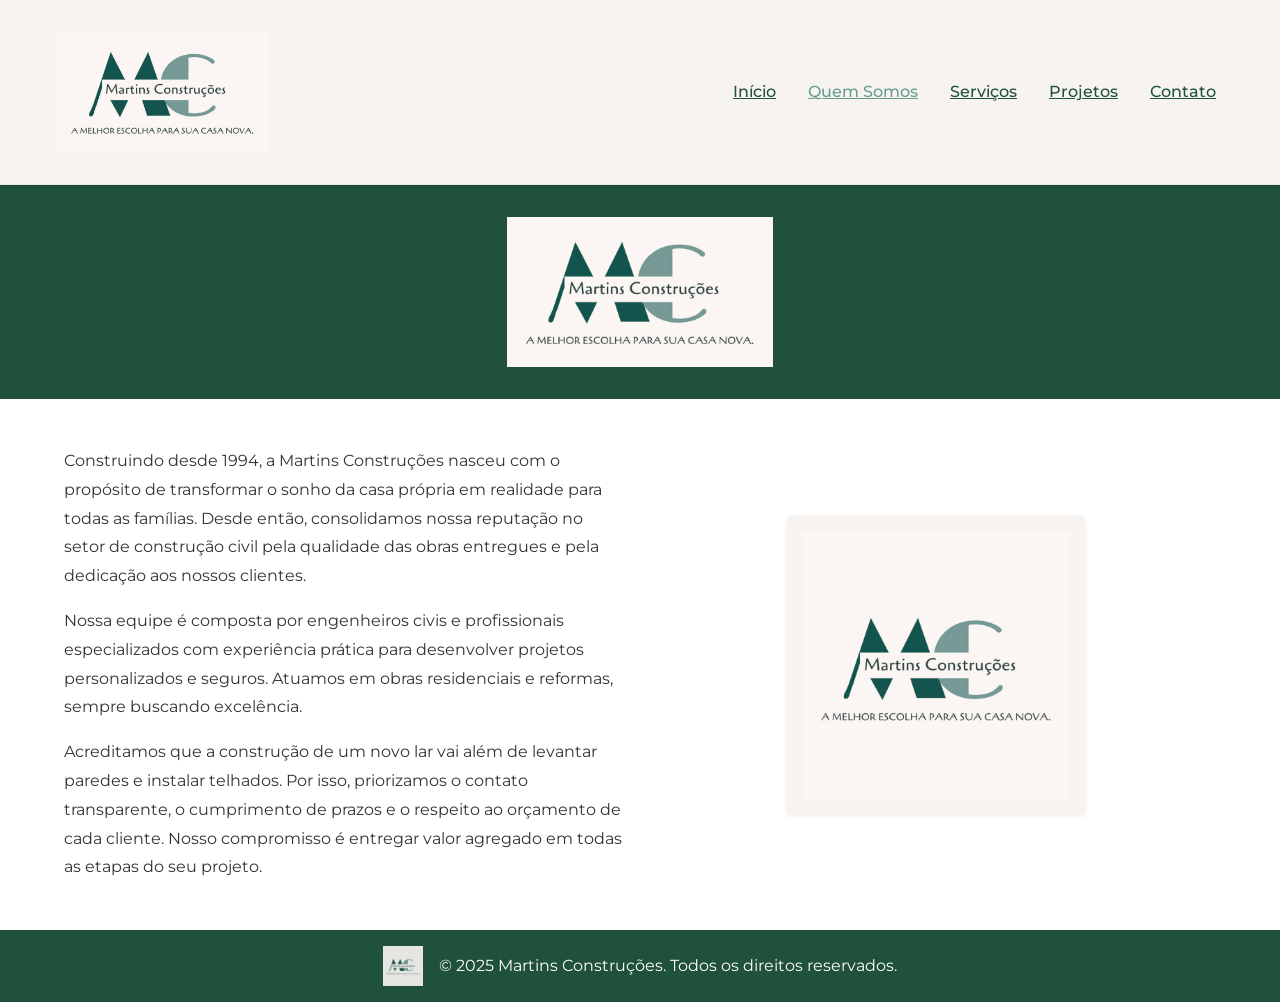
<file: about.html>
<!DOCTYPE html>
<html lang="pt-BR">
  <head>
    <meta charset="UTF-8" />
    <meta name="viewport" content="width=device-width, initial-scale=1.0" />
    <title>Martins Construções • Quem Somos</title>
    <link
      href="https://fonts.googleapis.com/css2?family=Montserrat:wght@300;400;600&display=swap"
      rel="stylesheet"
    />
    <link rel="stylesheet" href="assets/css/styles.css" />
    <!-- Font Awesome for icons (used across pages) -->
    <link
      rel="stylesheet"
      href="https://cdnjs.cloudflare.com/ajax/libs/font-awesome/6.4.0/css/all.min.css"
    />
  </head>
  <body>
    <header>
      <div class="nav-container">
        <div class="logo">
          <img src="assets/images/logo_martinsconstrucoes.jpg" alt="Martins Construções logo" class="logo-img" />
        </div>
        <nav>
          <div class="menu-toggle">
            <span></span>
            <span></span>
            <span></span>
          </div>
          <ul>
            <li><a href="index.html">Início</a></li>
            <li><a href="about.html">Quem Somos</a></li>
            <li><a href="services.html">Serviços</a></li>
            <li><a href="projects.html">Projetos</a></li>
            <li><a href="contact.html">Contato</a></li>
          </ul>
        </nav>
      </div>
    </header>
    <main>
      <section class="page-header">
        <div class="container">
          <img src="assets/images/logo_martinsconstrucoes.jpg" alt="Martins Construções logo" class="header-logo" />
        </div>
      </section>
      <section class="about-section">
        <div class="container about-content">
          <div class="about-text">
            <p>Construindo desde 1994, a Martins Construções nasceu com o propósito de transformar o sonho da casa própria em realidade para todas as famílias. Desde então, consolidamos nossa reputação no setor de construção civil pela qualidade das obras entregues e pela dedicação aos nossos clientes.</p>
            <p>Nossa equipe é composta por engenheiros civis e profissionais especializados com experiência prática para desenvolver projetos personalizados e seguros. Atuamos em obras residenciais e reformas, sempre buscando excelência.</p>
            <p>Acreditamos que a construção de um novo lar vai além de levantar paredes e instalar telhados. Por isso, priorizamos o contato transparente, o cumprimento de prazos e o respeito ao orçamento de cada cliente. Nosso compromisso é entregar valor agregado em todas as etapas do seu projeto.</p>
          </div>
          <div class="about-image">
            <img src="assets/images/logo-martins.jpg" alt="Logo Martins Construções" class="logo-about" />
          </div>
        </div>
      </section>
    </main>
    <footer>
      <div class="container footer-content">
        <img src="assets/images/logo-martins.jpg" alt="Logo Martins Construções" class="logo-footer" />
        <p>&copy; 2025 Martins Construções. Todos os direitos reservados.</p>
      </div>
    </footer>

    <script src="assets/js/script.js"></script>
  </body>
</html>
</file>
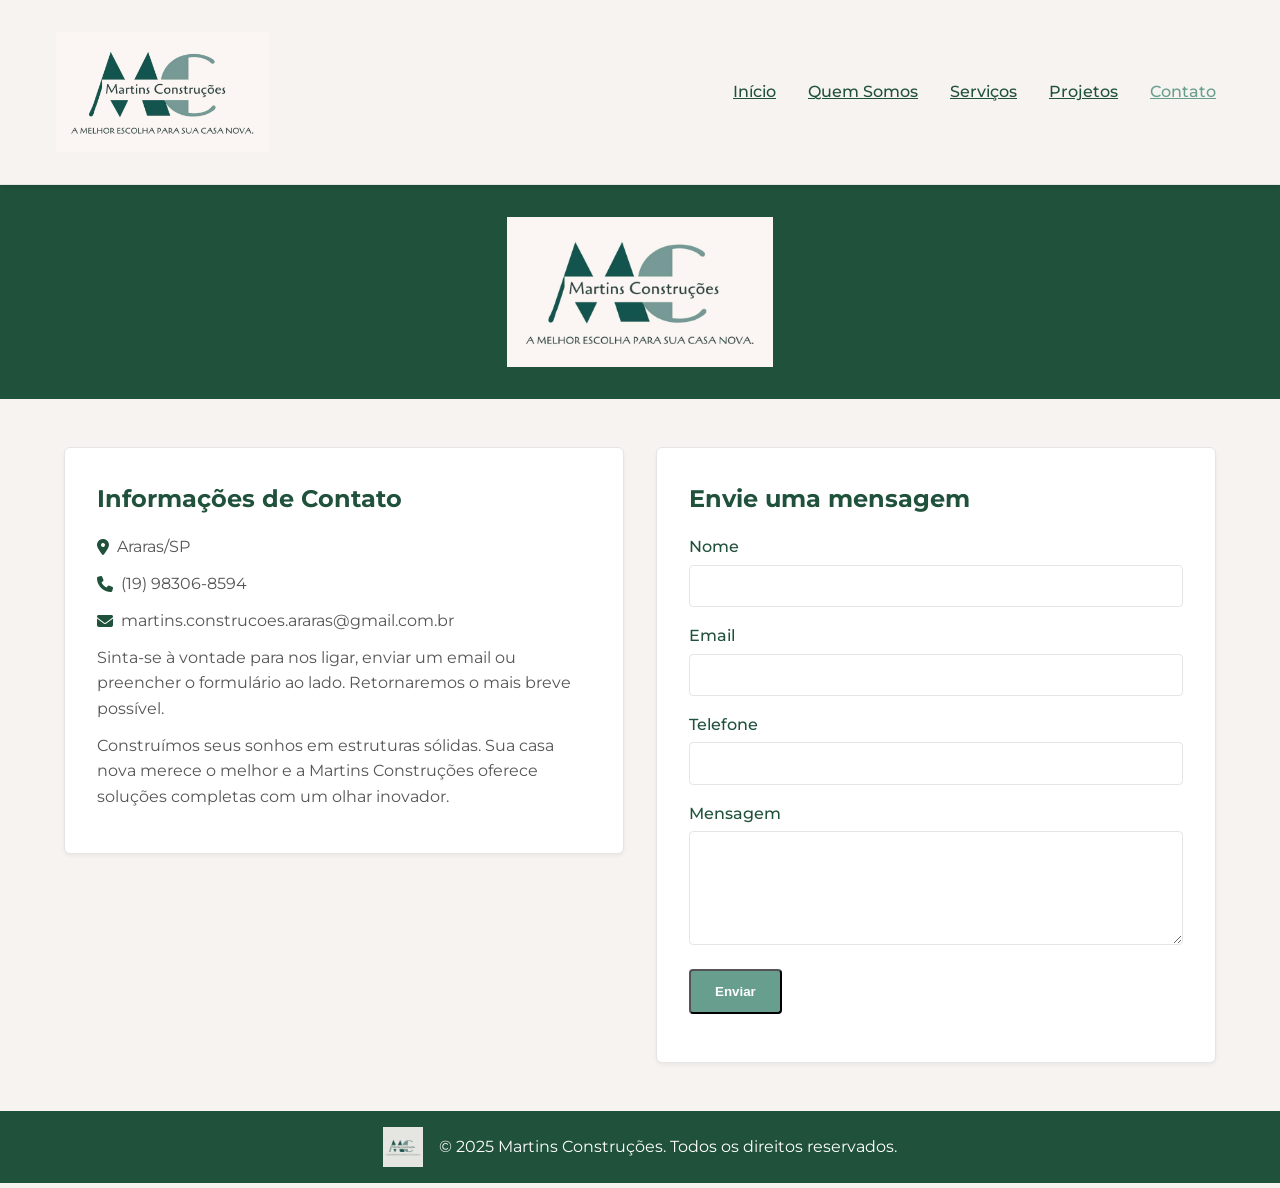
<file: contact.html>
<!DOCTYPE html>
<html lang="pt-BR">
  <head>
    <meta charset="UTF-8" />
    <meta name="viewport" content="width=device-width, initial-scale=1.0" />
    <title>Martins Construções • Contato</title>
    <link
      href="https://fonts.googleapis.com/css2?family=Montserrat:wght@300;400;600&display=swap"
      rel="stylesheet"
    />
    <link rel="stylesheet" href="assets/css/styles.css" />
    <!-- Font Awesome for icons -->
    <link
      rel="stylesheet"
      href="https://cdnjs.cloudflare.com/ajax/libs/font-awesome/6.4.0/css/all.min.css"
    />
  </head>
  <body>
    <header>
      <div class="nav-container">
        <div class="logo">
          <img src="assets/images/logo_martinsconstrucoes.jpg" alt="Martins Construções logo" class="logo-img" />
        </div>
        <nav>
          <div class="menu-toggle">
            <span></span>
            <span></span>
            <span></span>
          </div>
          <ul>
            <li><a href="index.html">Início</a></li>
            <li><a href="about.html">Quem Somos</a></li>
            <li><a href="services.html">Serviços</a></li>
            <li><a href="projects.html">Projetos</a></li>
            <li><a href="contact.html">Contato</a></li>
          </ul>
        </nav>
      </div>
    </header>
    <main>
      <section class="page-header">
        <div class="container">
          <img src="assets/images/logo_martinsconstrucoes.jpg" alt="Martins Construções logo" class="header-logo" />
        </div>
      </section>
      <section class="contact-section">
        <div class="container contact-content">
          <div class="contact-info">
            <h2>Informações de Contato</h2>
            <p class="contact-item">
              <i class="fas fa-map-marker-alt"></i> Araras/SP
            </p>
            <p class="contact-item">
              <i class="fas fa-phone"></i> (19) 98306-8594
            </p>
            <p class="contact-item">
              <i class="fas fa-envelope"></i> martins.construcoes.araras@gmail.com.br
            </p>
            <p>Sinta-se à vontade para nos ligar, enviar um email ou preencher o formulário ao lado. Retornaremos o mais breve possível.</p>
            <p>Construímos seus sonhos em estruturas sólidas. Sua casa nova merece o melhor e a Martins Construções oferece soluções completas com um olhar inovador.</p>
          </div>
          <div class="contact-form">
            <h2>Envie uma mensagem</h2>
            <form id="contactForm" action="" method="post">
              <div class="form-group">
                <label for="nome">Nome</label>
                <input type="text" id="nome" name="nome" required />
              </div>
              <div class="form-group">
                <label for="email">Email</label>
                <input type="email" id="email" name="email" required />
              </div>
              <div class="form-group">
                <label for="telefone">Telefone</label>
                <input type="tel" id="telefone" name="telefone" />
              </div>
              <div class="form-group">
                <label for="mensagem">Mensagem</label>
                <textarea id="mensagem" name="mensagem" rows="5" required></textarea>
              </div>
              <button type="submit" class="btn primary-btn">Enviar</button>
            </form>
            <div id="formResult" class="form-result"></div>
          </div>
        </div>
      </section>
    </main>
    <footer>
      <div class="container footer-content">
        <img src="assets/images/logo-martins.jpg" alt="Logo Martins Construções" class="logo-footer" />
        <p>&copy; 2025 Martins Construções. Todos os direitos reservados.</p>
      </div>
    </footer>

    <script src="assets/js/script.js"></script>
  </body>
</html>
</file>
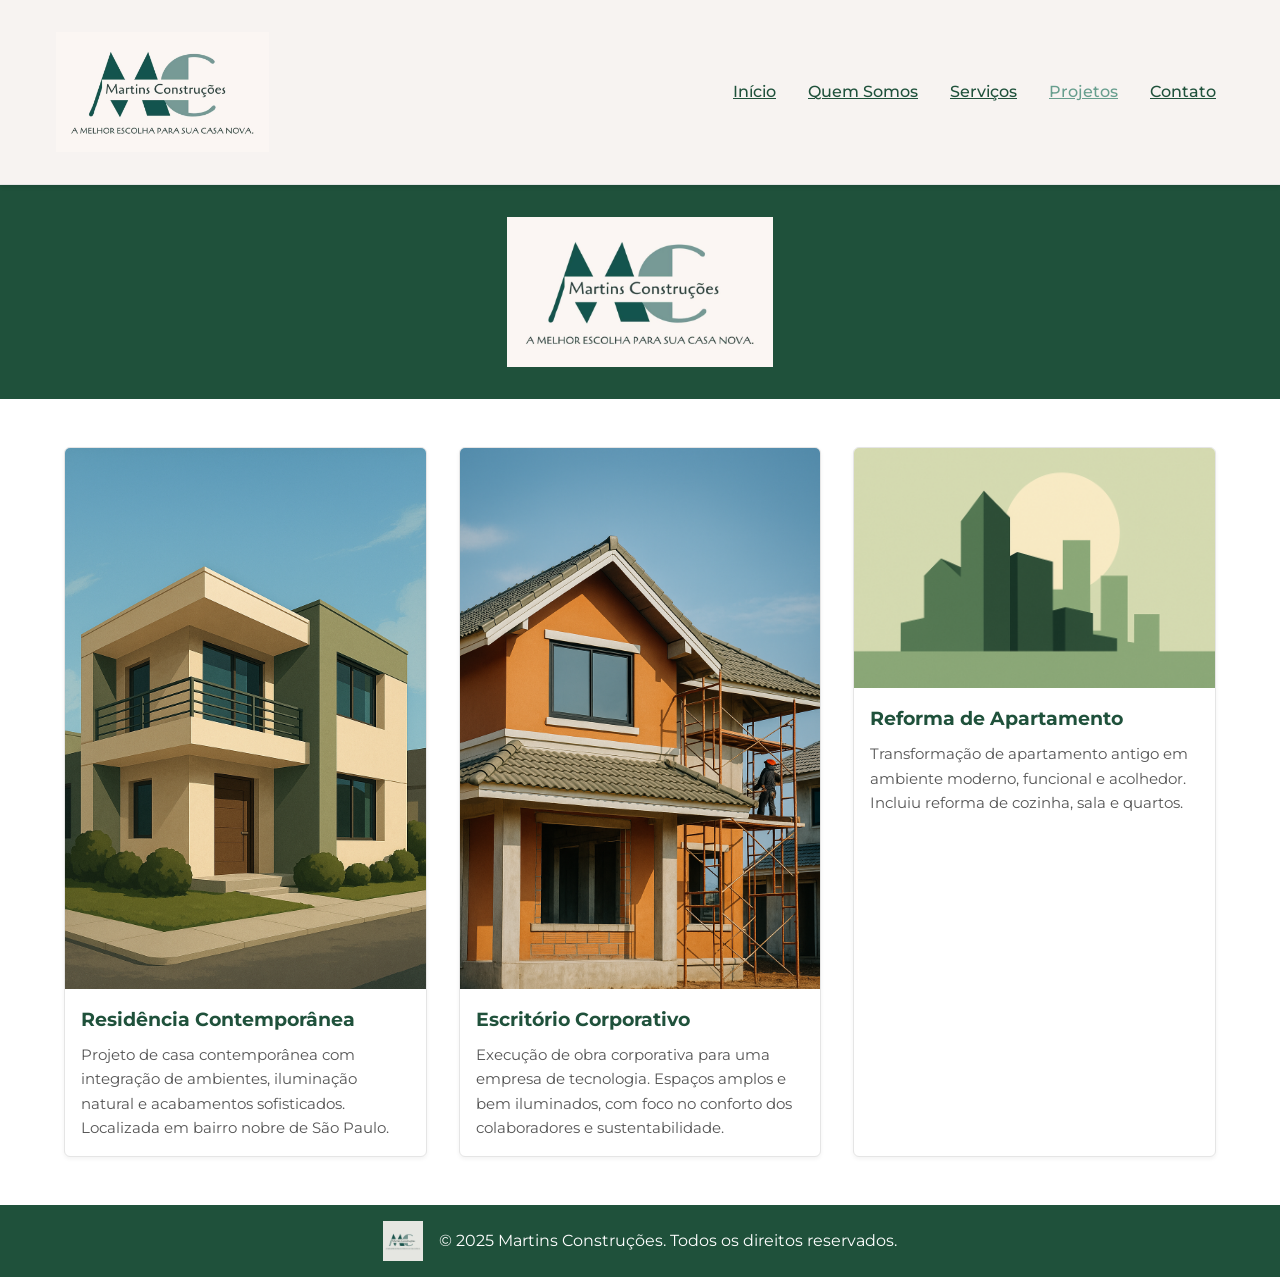
<file: projects.html>
<!DOCTYPE html>
<html lang="pt-BR">
  <head>
    <meta charset="UTF-8" />
    <meta name="viewport" content="width=device-width, initial-scale=1.0" />
    <title>Martins Construções • Projetos</title>
    <link
      href="https://fonts.googleapis.com/css2?family=Montserrat:wght@300;400;600&display=swap"
      rel="stylesheet"
    />
    <link rel="stylesheet" href="assets/css/styles.css" />
    <!-- Font Awesome for icons (in case needed) -->
    <link
      rel="stylesheet"
      href="https://cdnjs.cloudflare.com/ajax/libs/font-awesome/6.4.0/css/all.min.css"
    />
  </head>
  <body>
    <header>
      <div class="nav-container">
        <div class="logo">
          <img src="assets/images/logo_martinsconstrucoes.jpg" alt="Martins Construções logo" class="logo-img" />
        </div>
        <nav>
          <div class="menu-toggle">
            <span></span>
            <span></span>
            <span></span>
          </div>
          <ul>
            <li><a href="index.html">Início</a></li>
            <li><a href="about.html">Quem Somos</a></li>
            <li><a href="services.html">Serviços</a></li>
            <li><a href="projects.html">Projetos</a></li>
            <li><a href="contact.html">Contato</a></li>
          </ul>
        </nav>
      </div>
    </header>
    <main>
      <section class="page-header">
        <div class="container">
          <img src="assets/images/logo_martinsconstrucoes.jpg" alt="Martins Construções logo" class="header-logo" />
        </div>
      </section>
      <section class="project-gallery">
        <div class="container gallery-grid">
          <!-- Project 1 -->
          <div class="project-card">
            <img
              src="assets/images/project1.png"
              alt="Residência contemporânea"
            />
            <div class="project-info">
              <h3>Residência Contemporânea</h3>
              <p>
                Projeto de casa contemporânea com integração de ambientes,
                iluminação natural e acabamentos sofisticados. Localizada em
                bairro nobre de São Paulo.
              </p>
            </div>
          </div>
          <!-- Project 2 -->
          <div class="project-card">
            <img
              src="assets/images/project2.png"
              alt="Escritório corporativo em construção"
            />
            <div class="project-info">
              <h3>Escritório Corporativo</h3>
              <p>
                Execução de obra corporativa para uma empresa de tecnologia.
                Espaços amplos e bem iluminados, com foco no conforto dos
                colaboradores e sustentabilidade.
              </p>
            </div>
          </div>
          <!-- Project 3 -->
          <div class="project-card">
            <img
              src="assets/images/project3.jpg"
              alt="Reforma de apartamento"
            />
            <div class="project-info">
              <h3>Reforma de Apartamento</h3>
              <p>
                Transformação de apartamento antigo em ambiente moderno,
                funcional e acolhedor. Incluiu reforma de cozinha, sala e
                quartos.
              </p>
            </div>
          </div>
        </div>
      </section>
    </main>
    <footer>
      <div class="container footer-content">
        <img src="assets/images/logo-martins.jpg" alt="Logo Martins Construções" class="logo-footer" />
        <p>&copy; 2025 Martins Construções. Todos os direitos reservados.</p>
      </div>
    </footer>

    <script src="assets/js/script.js"></script>
  </body>
</html>
</file>
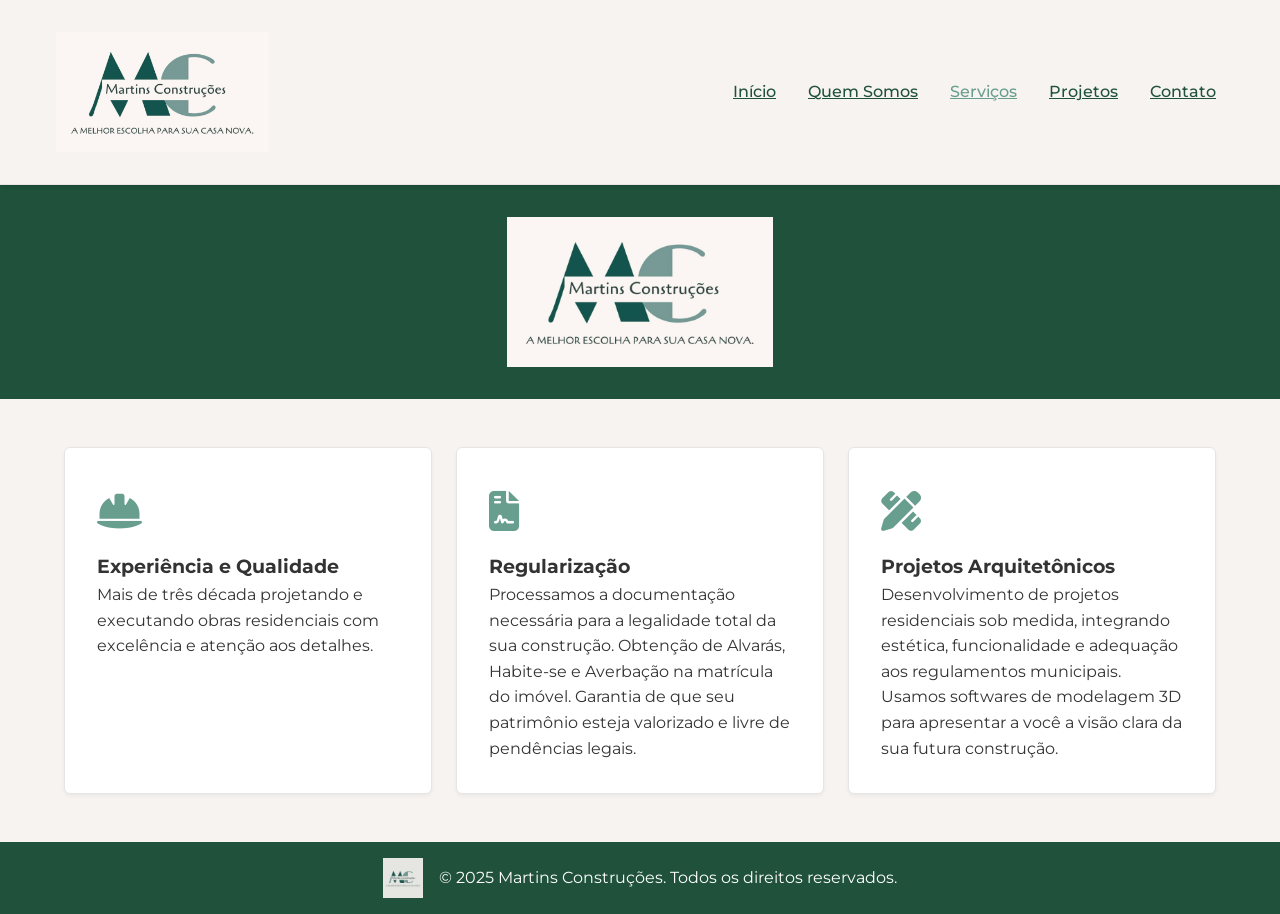
<file: services.html>
<!DOCTYPE html>
<html lang="pt-BR">
  <head>
    <meta charset="UTF-8" />
    <meta name="viewport" content="width=device-width, initial-scale=1.0" />
    <title>Martins Construções • Serviços</title>
    <link
      href="https://fonts.googleapis.com/css2?family=Montserrat:wght@300;400;600&display=swap"
      rel="stylesheet"
    />
    <link rel="stylesheet" href="assets/css/styles.css" />
    <!-- Font Awesome for icons -->
    <link
      rel="stylesheet"
      href="https://cdnjs.cloudflare.com/ajax/libs/font-awesome/6.4.0/css/all.min.css"
    />
  </head>
  <body>
    <header>
      <div class="nav-container">
        <div class="logo">
          <img src="assets/images/logo_martinsconstrucoes.jpg" alt="Martins Construções logo" class="logo-img" />
        </div>
        <nav>
          <div class="menu-toggle">
            <span></span>
            <span></span>
            <span></span>
          </div>
          <ul>
            <li><a href="index.html">Início</a></li>
            <li><a href="about.html">Quem Somos</a></li>
            <li><a href="services.html">Serviços</a></li>
            <li><a href="projects.html">Projetos</a></li>
            <li><a href="contact.html">Contato</a></li>
          </ul>
        </nav>
      </div>
    </header>
    <main>
      <section class="page-header">
        <div class="container">
          <img src="assets/images/logo_martinsconstrucoes.jpg" alt="Martins Construções logo" class="header-logo" />
        </div>
      </section>
      <section class="services-list">
        <div class="container services-grid">
          <div class="service-card">
            <div class="icon"><i class="fa-solid fa-hard-hat"></i></div>
            <h3>Experiência e Qualidade</h3>
            <p>Mais de três década projetando e executando obras residenciais com excelência e atenção aos detalhes.</p>
          </div>
          <div class="service-card">
            <div class="icon"><i class="fa-solid fa-file-contract"></i></div>
            <h3>Regularização</h3>
            <p>Processamos a documentação necessária para a legalidade total da sua construção. Obtenção de Alvarás, Habite-se e Averbação na matrícula do imóvel. Garantia de que seu patrimônio esteja valorizado e livre de pendências legais.</p>
          </div>
          <div class="service-card">
            <div class="icon"><i class="fa-solid fa-pencil-ruler"></i></div>
            <h3>Projetos Arquitetônicos</h3>
            <p>Desenvolvimento de projetos residenciais sob medida, integrando estética, funcionalidade e adequação aos regulamentos municipais. Usamos softwares de modelagem 3D para apresentar a você a visão clara da sua futura construção.</p>
          </div>
        </div>
      </section>
    </main>
    <footer>
      <div class="container footer-content">
        <img src="assets/images/logo-martins.jpg" alt="Logo Martins Construções" class="logo-footer" />
        <p>&copy; 2025 Martins Construções. Todos os direitos reservados.</p>
      </div>
    </footer>

    <script src="assets/js/script.js"></script>
  </body>
</html>
</file>
<file: assets/css/styles.css>
/*
 * Martins Construções - Estilos principais
 *
 * Baseado na paleta de cores do logotipo fornecido. Este arquivo define
 * variáveis de cor para facilitar ajustes futuros. O layout foi pensado
 * para oferecer uma navegação agradável em diferentes tamanhos de tela.
 */

/* Reset simples para remover margens e definir box-sizing */
* {
  margin: 0;
  padding: 0;
  box-sizing: border-box;
}

body {
  font-family: 'Montserrat', sans-serif;
  line-height: 1.6;
  color: var(--text-color);
  background-color: var(--bg-color);
}

/* Paleta de cores inspirada no logo */
:root {
  --primary-color: #1f513b; /* Verde escuro */
  --secondary-color: #679e8e; /* Verde médio */
  --accent-color: #87b6a6; /* Verde claro */
  --bg-color: #f7f3f1; /* Bege claro */
  --text-color: #333333;
  --light-gray: #e5e5e5;
}

/* Containers para centralizar o conteúdo */
.container {
  width: 90%;
  max-width: 1200px;
  margin: 0 auto;
}

header {
  background-color: var(--bg-color);
  padding: 1rem 0;
  border-bottom: 1px solid var(--light-gray);
}

.header-wrapper {
  display: flex;
  align-items: center;
  justify-content: space-between;
}

/* Navegação */
.nav {
  position: relative;
}

.nav-toggle {
  display: none;
  flex-direction: column;
  justify-content: space-between;
  width: 30px;
  height: 21px;
  background: transparent;
  border: none;
  cursor: pointer;
}

.nav-toggle span {
  display: block;
  height: 3px;
  background: var(--primary-color);
  border-radius: 2px;
}

.nav-links {
  list-style: none;
  display: flex;
  gap: 1.5rem;
}

.nav-links a {
  text-decoration: none;
  color: var(--primary-color);
  font-weight: 500;
  transition: color 0.3s;
}

.nav-links a:hover,
.nav-links a.active {
  color: var(--secondary-color);
}

/* Hero Section */
.hero {
  background-image: linear-gradient(
    to right bottom,
    rgba(31, 81, 59, 0.85),
    rgba(103, 158, 142, 0.85)
  ),
    url('https://images.pexels.com/photos/106399/pexels-photo-106399.jpeg?auto=compress&cs=tinysrgb&dpr=2&h=650&w=940');
  background-size: cover;
  background-position: center;
  color: #fff;
  padding: 5rem 0;
}

.hero-content {
  max-width: 650px;
}

.hero h1 {
  font-size: 2.5rem;
  margin-bottom: 1rem;
  font-weight: 600;
}

.hero p {
  font-size: 1.1rem;
  margin-bottom: 2rem;
}

.btn {
  display: inline-block;
  padding: 0.8rem 1.5rem;
  border-radius: 4px;
  text-decoration: none;
  font-weight: 600;
  transition: background-color 0.3s ease;
}

.primary-btn {
  background-color: var(--secondary-color);
  color: #fff;
}

.primary-btn:hover {
  background-color: var(--primary-color);
}

/* Features Section */
.features {
  padding: 3rem 0;
  background-color: var(--bg-color);
}

.features-grid {
  display: grid;
  grid-template-columns: repeat(auto-fit, minmax(250px, 1fr));
  gap: 1.5rem;
}

.feature-card {
  background-color: #fff;
  border: 1px solid var(--light-gray);
  padding: 2rem;
  border-radius: 6px;
  box-shadow: 0 2px 4px rgba(0, 0, 0, 0.05);
  transition: transform 0.2s;
}

.feature-card:hover {
  transform: translateY(-5px);
}

.feature-card h3 {
  margin-bottom: 0.5rem;
  color: var(--primary-color);
}

.feature-card p {
  font-size: 0.95rem;
  color: #555;
}

/* Page headers */
.page-header {
  background-color: var(--primary-color);
  color: #fff;
  padding: 2rem 0;
  text-align: center;
}

.page-header h1 {
  font-size: 2rem;
  font-weight: 600;
}

/* About section */
.about-section {
  padding: 3rem 0;
  background-color: #fff;
  line-height: 1.8;
}

.about-section p + p {
  margin-top: 1rem;
}

/* Services page styles */
.services-list {
  padding: 3rem 0;
  background-color: var(--bg-color);
}

.service-item {
  margin-bottom: 2rem;
}

.service-item h3 {
  color: var(--primary-color);
  margin-bottom: 0.5rem;
}

/* Projects page styles */
.project-gallery {
  padding: 3rem 0;
  background-color: #fff;
}

.gallery-grid {
  display: grid;
  grid-template-columns: repeat(auto-fit, minmax(300px, 1fr));
  gap: 2rem;
}

.project-card {
  background-color: #fff;
  border: 1px solid var(--light-gray);
  border-radius: 6px;
  overflow: hidden;
  box-shadow: 0 2px 4px rgba(0, 0, 0, 0.05);
  transition: transform 0.2s ease;
}

.project-card:hover {
  transform: translateY(-4px);
}

.project-card img {
  width: 100%;
  height: auto;
  display: block;
}

.project-info {
  padding: 1rem;
}

.project-info h3 {
  color: var(--primary-color);
  margin-bottom: 0.5rem;
}

.project-info p {
  font-size: 0.95rem;
  color: #555;
}

/* Contact page styles */
.contact-section {
  padding: 3rem 0;
  background-color: var(--bg-color);
}

.contact-content {
  display: grid;
  grid-template-columns: repeat(auto-fit, minmax(280px, 1fr));
  gap: 2rem;
  align-items: start;
}

.contact-info {
  background-color: #fff;
  border: 1px solid var(--light-gray);
  padding: 2rem;
  border-radius: 6px;
  box-shadow: 0 2px 4px rgba(0, 0, 0, 0.05);
}

.contact-info h2 {
  color: var(--primary-color);
  margin-bottom: 1rem;
}

.contact-info p {
  margin-bottom: 0.7rem;
  color: #555;
}

.contact-form {
  background-color: #fff;
  border: 1px solid var(--light-gray);
  padding: 2rem;
  border-radius: 6px;
  box-shadow: 0 2px 4px rgba(0, 0, 0, 0.05);
}

.contact-form h2 {
  color: var(--primary-color);
  margin-bottom: 1rem;
}

.form-group {
  margin-bottom: 1rem;
}

.form-group label {
  display: block;
  margin-bottom: 0.3rem;
  font-weight: 500;
  color: var(--primary-color);
}

.form-group input,
.form-group textarea {
  width: 100%;
  padding: 0.7rem;
  border: 1px solid var(--light-gray);
  border-radius: 4px;
  font-size: 1rem;
}

.form-result {
  margin-top: 1rem;
  font-weight: 500;
}

/* Footer */
footer {
  background-color: var(--primary-color);
  color: #fff;
  text-align: center;
  padding: 1rem 0;
}

/* Responsividade */
@media (max-width: 768px) {
  .nav-links {
    position: absolute;
    top: 100%;
    left: 0;
    width: 100%;
    background-color: var(--bg-color);
    flex-direction: column;
    align-items: center;
    gap: 0;
    max-height: 0;
    overflow: hidden;
    transition: max-height 0.3s ease;
  }
  .nav-links li {
    width: 100%;
    border-bottom: 1px solid var(--light-gray);
  }
  .nav-links a {
    display: block;
    padding: 1rem;
    width: 100%;
    text-align: center;
  }
  .nav-toggle {
    display: flex;
  }
  .nav-links.show {
    max-height: 300px;
  }
  .features-grid,
  .gallery-grid,
  .contact-content {
    grid-template-columns: 1fr;
  }
  .hero h1 {
    font-size: 2rem;
  }
}

/*
 * Ajustes adicionais para telas muito pequenas (máx. 600px)
 * Estes estilos refinam a experiência em smartphones,
 * reduzindo o tamanho de fontes e elementos para melhor legibilidade
 * e otimizando o espaçamento geral. Assim, o site se adapta
 * automaticamente conforme o dispositivo utilizado.
 */
@media (max-width: 600px) {
  /* Hero section: diminuir espaçamento e fontes */
  .hero {
    padding: 3rem 0;
  }
  .hero h1 {
    font-size: 1.8rem;
  }
  .hero p {
    font-size: 1rem;
    margin-bottom: 1.5rem;
  }
  /* Botões menores em mobile */
  .btn {
    padding: 0.7rem 1.2rem;
    font-size: 0.9rem;
  }
  /* Ajustar o tamanho do logo na seção Quem Somos */
  .logo-about {
    max-width: 200px;
    padding: 0.8rem;
  }
  /* Reduzir preenchimento dos cartões em serviços, projetos e recursos */
  .feature-card,
  .service-card,
  .project-card,
  .contact-info,
  .contact-form {
    padding: 1.5rem;
  }
  /* Ajustar tamanho da fonte dos títulos dos cartões */
  .feature-card h3,
  .service-card h3,
  .project-info h3 {
    font-size: 1.1rem;
  }
  /* Ajustar formulário de contato para melhor acomodação em telas pequenas */
  .form-group input,
  .form-group textarea {
    font-size: 0.9rem;
    padding: 0.6rem;
  }
  /* Diminuir altura do logo no rodapé */
  .logo-footer {
    max-height: 32px;
  }
  /* Ajustar a altura do logo na navegação */
  .logo-nav {
    max-height: 45px;
  }
}

/* ----- Custom enhancements ----- */
/* Icons inside feature cards */
.feature-card .icon {
  font-size: 2.5rem;
  color: var(--secondary-color);
  margin-bottom: 0.5rem;
}

/* Services grid and cards */
.services-grid {
  display: grid;
  grid-template-columns: repeat(auto-fit, minmax(250px, 1fr));
  gap: 1.5rem;
}

.service-card {
  background-color: #fff;
  border: 1px solid var(--light-gray);
  padding: 2rem;
  border-radius: 6px;
  box-shadow: 0 2px 4px rgba(0, 0, 0, 0.05);
  transition: transform 0.2s;
}

.service-card:hover {
  transform: translateY(-5px);
}

.service-card .icon {
  font-size: 2.5rem;
  color: var(--secondary-color);
  margin-bottom: 0.5rem;
}

/* About page layout */
.about-content {
  display: grid;
  grid-template-columns: repeat(auto-fit, minmax(300px, 1fr));
  gap: 2rem;
  align-items: center;
}

.about-image img {
  width: 100%;
  border-radius: 6px;
  box-shadow: 0 2px 4px rgba(0, 0, 0, 0.05);
}

.about-text p + p {
  margin-top: 1rem;
}

/* Contact info icons */
.contact-item {
  display: flex;
  align-items: center;
  gap: 0.5rem;
  color: #555;
  margin-bottom: 0.7rem;
}

.contact-item i {
  color: var(--primary-color);
  font-size: 1rem;
}

/* Logo contexts */
.logo-nav {
  max-height: 50px;
  height: auto;
  width: auto;
}

.logo-about {
  max-width: 300px;
  width: 100%;
  background-color: var(--bg-color);
  padding: 1rem;
  border-radius: 6px;
  box-shadow: 0 2px 4px rgba(0, 0, 0, 0.05);
  display: block;
  margin: 0 auto;
}

.logo-footer {
  max-height: 40px;
  height: auto;
  width: auto;
  filter: grayscale(0.1) opacity(0.9);
}

/* Footer layout with logo */
.footer-content {
  display: flex;
  align-items: center;
  justify-content: center;
  gap: 1rem;
  flex-wrap: wrap;
}

/* ==================== */
/*  Ajuste de logos nos cabeçalhos das páginas */
/*
 * Substitui o texto das seções de cabeçalho (.page-header) por uma versão
 * do logotipo enviada pelo cliente. A imagem é centralizada e mantém
 * sua proporção original. O padding da seção é mantido para um
 * espaçamento uniforme.
 */

/* Logo dentro da seção de cabeçalho */
.header-logo {
  height: 150px;
  width: auto;
  display: block;
  margin: 0 auto;
}

/* Centralizar conteúdo da seção de cabeçalho quando houver imagem */
.page-header {
  text-align: center;
}

/*
 * Menu de navegação responsivo inspirado na versão fix3.
 * Essas regras substituem o sistema de navegação anterior.
 */

/* Torna o cabeçalho fixo no topo com sombra suave */
header {
  background-color: var(--bg-color);
  box-shadow: 0 2px 4px rgba(0, 0, 0, 0.1);
  position: sticky;
  top: 0;
  width: 100%;
  z-index: 100;
}

/* Container flexível para logo e navegação */
.nav-container {
  max-width: 1200px;
  margin: 0 auto;
  display: flex;
  align-items: center;
  justify-content: space-between;
  padding: 1rem;
}

/* Logo com imagem e texto vertical */
.logo {
  display: flex;
  align-items: center;
}

.logo-img {
  /* Ajuste a altura do logo para melhor exibição da nova imagem sem distorcer a proporção */
  height: 120px !important;
  width: auto;
  margin-right: 0.5rem;
}

.logo span {
  font-size: 1.5rem;
  font-weight: 600;
  color: var(--primary-color);
  display: block;
}

/* Tagline opcional abaixo do nome da empresa */
.logo-tagline {
  font-size: 0.75rem;
  color: var(--secondary-color);
  font-style: italic;
}

/* Lista de links do menu */
nav ul {
  list-style: none;
  display: flex;
  gap: 1rem;
}

nav li {
  position: relative;
}

nav a {
  color: var(--primary-color);
  padding: 0.5rem;
  font-weight: 500;
  transition: color 0.3s ease;
}

nav a:hover,
nav a.active {
  color: var(--secondary-color);
}

/* Botão de menu tipo hambúrguer */
.menu-toggle {
  display: none;
  flex-direction: column;
  gap: 5px;
  cursor: pointer;
}

.menu-toggle span {
  width: 25px;
  height: 3px;
  background-color: var(--primary-color);
  transition: transform 0.3s ease;
}

/* Animação do ícone hambúrguer quando o menu está aberto */
.menu-toggle.open span:nth-child(1) {
  transform: rotate(45deg) translate(5px, 5px);
}
.menu-toggle.open span:nth-child(2) {
  opacity: 0;
}
.menu-toggle.open span:nth-child(3) {
  transform: rotate(-45deg) translate(5px, -5px);
}

/* Comportamento responsivo para telas pequenas */
@media (max-width: 768px) {
  nav ul {
    position: absolute;
    top: 70px;
    left: 0;
    right: 0;
    width: 100%;
    background-color: var(--bg-color);
    flex-direction: column;
    padding: 1rem;
    display: none;
  }

  nav ul.open {
    display: flex;
  }

  .menu-toggle {
    display: flex;
  }

  nav li {
    margin-bottom: 0.5rem;
  }
}
</file>
